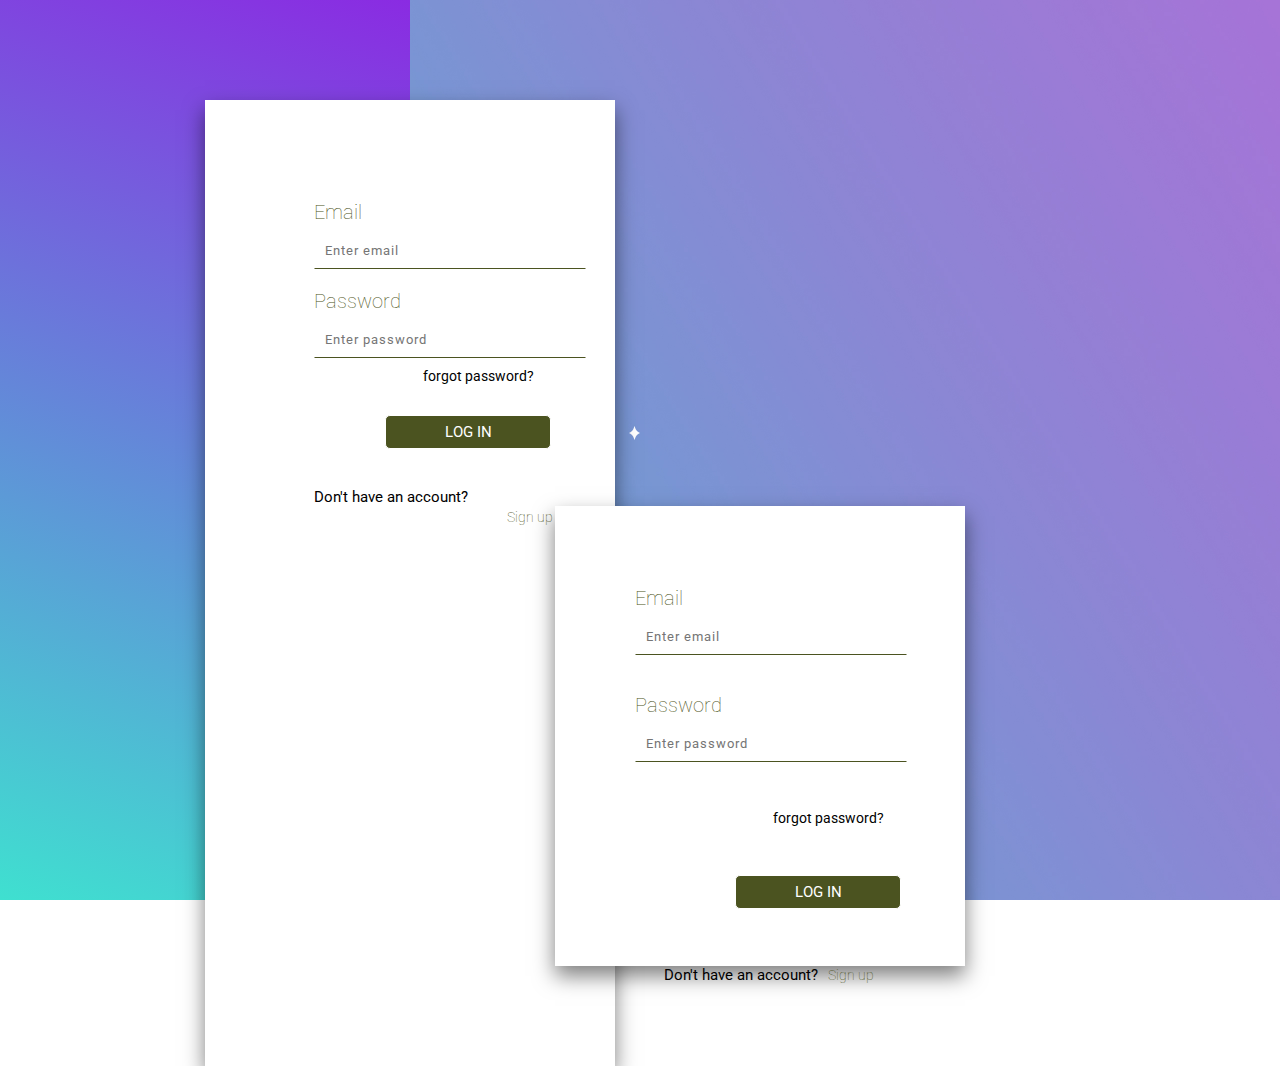
<file: index.html>
<!DOCTYPE html>
<html lang="en">
<head>
  <meta charset="UTF-8">
  <meta name="viewport" content="width=device-width, initial-scale=1.0">
  <meta http-equiv="X-UA-Compatible" content="ie=edge">
  <link rel="stylesheet" href="teamsmokey.css" type="text/css">
  <link href="https://fonts.googleapis.com/css?family=Roboto&display=swap" rel="stylesheet">
  <title>Login page</title>
</head>
<body>
<div id="myform">
	  <form action="#">
		    <p><span>Email</span> <br>
		    <input class="email" type="email" name="email" placeholder="Enter email" required><br></p>
		    <p><span>Password</span> <br>
		    <input class="password" type="password" placeholder="Enter password" minlength="4" required><br></p>
		    <a href="#" class="forg">forgot password?</a><br>
		    <button class="btn">LOG IN</button><br>
		 	<p>Don't have an account?<a href="teamsmokeysignup.html" class="reg">Sign up</a></p>
	  </form>
  <div id="form1">
  <form action="#">
    <span>Email</span> <br>
    <input class="email" type="email" name="email" placeholder="Enter email" required><br> <br>
    <span>Password</span> <br>
    <input class="password" type="password" placeholder="Enter password" minlength="4" required><br> <br>
    <a href="#" class="forg">forgot password?</a><br> <br>
    <button class="btn">LOG IN</button><br> <br> 
 <p>Don't have an account?</p><a href="teamsmokeysignup.html" class="reg">Sign up</a>
  </form>
  </div>
</body>
</html>
</file>
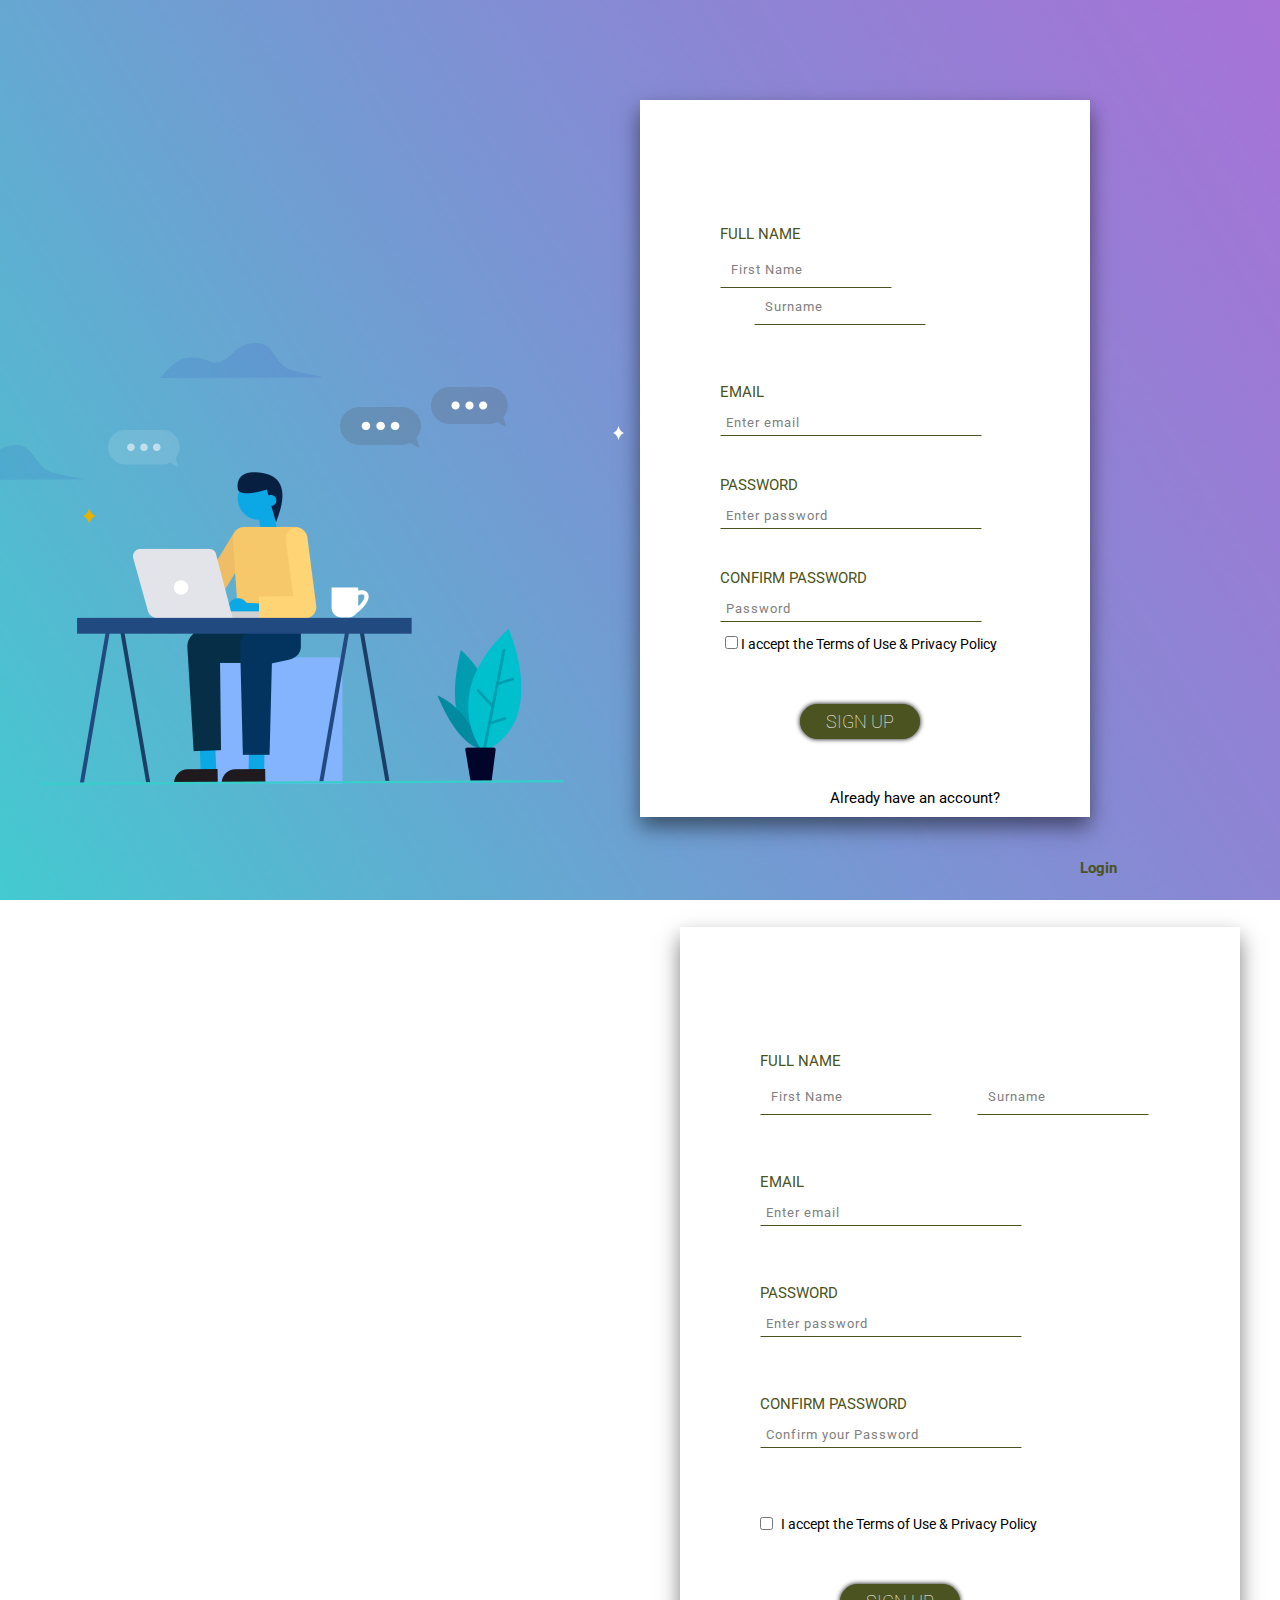
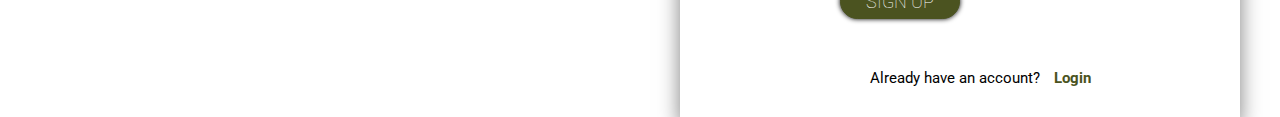
<file: teamsmokeysignup.html>
<!DOCTYPE html>
<html lang="en">
<head>
  <meta charset="UTF-8">
  <meta name="viewport" content="width=device-width, initial-scale=1.0">
  <meta http-equiv="X-UA-Compatible" content="ie=edge">
  <link rel="stylesheet" href="teamsmokeysignup.css" type="text/css">
  <link href="https://fonts.googleapis.com/css?family=Roboto&display=swap" rel="stylesheet">
  <title>Signup page</title>
</head>
  
<body>

  <div id="myform">
  <form action="#" id="valid_psswd" onsubmit="validate();">
   <p> <span>Full Name</span> <br>
    <input class="firname" type="text" placeholder="First Name" id="fir_name" required><input class="surname" type="text" placeholder="Surname"id="sur_name" required><br> <br></p>
    <p><span>Email</span> <br>
    <input class="email" type="email" placeholder="Enter email" required><br></p>
    <p><span>Password</span> <br>
    <input class="password" type="password" id="psswd" placeholder="Enter password" required><br></p>
    <p><span>Confirm password</span> <br>
    <input class="conpassword" type="password" id="conf_psswd" placeholder="Password" required><br></p>
    
    <p class="use"><input type="checkbox">I accept the Terms of Use & Privacy Policy</p>.
    <button class="button">SIGN UP</button><br>
    <p class="have">Already have an account?<a href="index.html" class="reg">Login</a></p> 
  </form>
  </div>
  <script type="text/javascript" src="smokey.js"></script>
</body>
</html>
<!DOCTYPE html>
<html lang="en">
<head>
  <meta charset="UTF-8">
  <meta name="viewport" content="width=device-width, initial-scale=1.0">
  <meta http-equiv="X-UA-Compatible" content="ie=edge">
  <link rel="stylesheet" href="teamsmokeysignup.css" type="text/css">
  <link href="https://fonts.googleapis.com/css?family=Roboto&display=swap" rel="stylesheet">
  <title>Signup page</title>
</head>
<body>
  <div id="mymodal" class="modal">
    <div class="modal-content">
      <span class="close-button">&times;</span>
      <h1>The Firstname, Surname, and Password must exceed 4 characters</h1>
    </div>
  </div>
  <div id="mymodal2" class="modal">
    <div class="modal-content">
      <span class="close-button2">&times;</span>
      <h1>Congratulations. You can now <a href="index.html">login</a> with your details</h1>
    </div>
  </div>
  <script type="text/javascript">
    //script-of-verificate-password 
    function validate() {
   var a = document.getElementById("psswd").value;
   var b = document.getElementById("conf_psswd").value;
   if (a!=b) {
    alert("passwords do not match.");
    }
   else {
     alert("Your information has been taken into account.(Back-end Guys read my js code)");

     //Back-end can redirect the link to login page after collect the information
     //document.valid_psswd.submit();
  }
}
  </script>
</head>
<body>
  <div id="form1">
  <form action="#" id="valid_psswd" onsubmit="validate();">
    <span>Full Name</span> <br>
    <input class="firname" type="text" placeholder="First Name" id="fir_name" required><input class="surname" type="text" placeholder="Surname"id="sur_name" required><br> <br>
    <span>Email</span> <br>
    <input class="email" type="email" placeholder="Enter email" required><br> <br> 
    <span>Password</span> <br>
    <input class="password" type="password" id="psswd" placeholder="Enter password" required><br> <br>
    <span>Confirm password</span> <br>
    <input class="conpassword" type="password" id="conf_psswd" placeholder="Confirm your Password" required><br> <br> <br> <br>
    <input type="checkbox"><p class="use">I accept the Terms of Use & Privacy Policy</p>.
    <button class="button">SIGN UP</button><br>
    <p class="have">Already have an account?</p> <a href="index.html" class="reg">Login</a>
  </form>
  </div>
  <script type="text/javascript" src="smokey.js"></script>
</body>
</html>
</file>
<file: teamsmokey.css>
*{
margin:0;
padding:0;
  }
html {
  width: 100%;
    height: 100%;
    background-image: url("background.jpg");
    background-size: cover;
    background-repeat: no-repeat;
background-position:40% 40%;
}
/*body{
  display:inline-block;
  position:relative;
  background-image:linear-gradient(200deg, rgb(138,43,226),rgb(63,224,208));
  background-repeat: no-repeat;
  height:900px;
}*/
#myform {
margin-left:50%;
margin-top: 100px;
  padding:80px;
  background-color:white;
  width:250px;
  box-shadow: 0 10px 20px rgba(0,0,0,0.5);
  justify-content: center;
}
input[type="email"], input[type="password"] {
 border: 1px solid white;
 background-color: transparent;
 border-bottom: 1px solid rgb(75,83,32);
font-family:'Roboto', sans-serif;
 padding:10px;
 width: 250px;
letter-spacing: 1px;
}
span {
display: inline-block;
font-size:25px;
  font-family:'Roboto', sans-serif;
  color:rgb(75,83,32);
  font-weight: lighter;
margin-top:10px;
}
.reg {
  display:inline-block;
  position: relative;
  text-decoration: none;
  font-size: 14px;
  font-family:'Roboto', sans-serif;
  color:rgb(75,83,32);
  font-weight: lighter;
margin-left: 10px;
margin-top: 20px;
}
.forg{
  display:inline-block;
  position: relative;
  text-decoration: none;
  left:55%;
  margin-top:20px;
  font-family:'Roboto', sans-serif;
  font-size: 14px;
  color:black;
}

.forg:hover {
	color: rgb(165,115,213);
}
.btn {
   padding:7px;
  width:150px;
  background-color:rgb(75,83,32);
  border: 1px solid white;
  font-family:'Roboto', sans-serif;
  color:white;
  font-size: 15px;
  margin-left: 50px;
margin-top: 20px;
  border-radius: 5px;
outline: none;
  cursor: pointer;
}

.btn:hover {
	background-color: rgb(165,115,213);
}

@media only screen and (max-width: 600px){
	#myform {
		margin-left:auto;
		margin-right: auto;
		width: 250px;
		padding:40px;
		margin-top: 100px;
		/*margin-right: auto;*/
		/*margin-top: auto;
		margin-bottom: auto;*/
		/*text-align: center;*/
		/*left: 25%;*/
		/*bottom: auto;*/
	}
	input[type="email"], input[type="password"] {
 border: 1px solid white;
 background-color: transparent;
 border-bottom: 1px solid rgb(75,83,32);
 padding:5px;
 width: 250px;
}
span {
  font-size:20px;
  }
  .forg{
  font-size: 12px;
}

.btn {
	margin-left: 40px;
}
}
*{
  margin:0;
  padding:0;
  box-sizing: content-box;
}
html {
  height: 100%;
}
body{
  display:inline-block;
  position:relative;
  background-image:linear-gradient(200deg, rgb(138,43,226),rgb(63,224,208));
  background-repeat: no-repeat;
  height:900px;
}
#form1 {
  position: relative;
  display: block;
  padding:80px;
  margin:20px;
  background-color:white;
  width:250px;
  height:300px;
  box-shadow: 0 10px 20px rgba(0,0,0,0.5);
  justify-content: center;
  left:100%;
  top:10%;
}
.email {
  position:relative;
  display:inline-block;
  letter-spacing: 1px;
  padding:10px;
  bottom:20px;
  width:250px;
  font-family:'Roboto', sans-serif;
  border: 1px solid white;
  background-color: transparent;
  border-bottom: 1px solid rgb(75,83,32);
}
.password {
  position:relative;
  display:inline-block;
  letter-spacing: 1px;
  padding:10px;
  bottom: 20px;
  width:250px;
  font-family:'Roboto', sans-serif;
  border: 1px solid white;
  background-color: transparent;
  border-bottom: 1px solid rgb(75,83,32);
}
span {
  position:relative;
  display:block;
  font-size:20px;
  bottom:10px;
  font-family:'Roboto', sans-serif;
  color:rgb(75,83,32);
  font-weight: lighter;
}
.reg {
  display:inline-block;
  position: relative;
  text-decoration: none;
  font-size: 14px;
  font-family:'Roboto', sans-serif;
  color:rgb(75,83,32);
  font-weight: lighter;
  top:20px;
  left:29px;
}
.forg{
  display:inline-block;
  position: relative;
  text-decoration: none;
  left:55%;
  bottom:10px;
  font-family:'Roboto', sans-serif;
  font-size: 14px;
  color:black;
}
.btn {
  display: inline-block;
  position: relative;
  padding:7px;
  width:150px;
  background-color:rgb(75,83,32);
  border: 1px solid white;
  font-family:'Roboto', sans-serif;
  color:white;
  font-size: 15px;
  left:20%;
  border-radius: 5px;
}
p {
  display:inline-block;
  position: relative;
  font-size: 15px;
  font-family:'Roboto', sans-serif;
  top:20px;
  left:29px;
}
</file>
<file: teamsmokeysignup.css>
*{
  margin:0;
  padding:0;
}
html{
  background:url(background.jpg) no-repeat center center fixed;
 	-webkit-background-size: cover;
 	-moz-background-size: cover;
 	-o-background-size: cover;
 	/*background-size: 100% 100%;*/
 	background-size: cover;
height: 100vh;
 
 	
}#myform {
  padding:80px;
  margin-left: 50%;
  background-color: white;
  width:290px;
  justify-content: center;
  margin-top:100px;
  box-shadow: 0 10px 20px rgba(0,0,0,0.5);
  
}
input[type="email"], input[type="password"], .firname, .surname{
 border: 1px solid white;
 background-color: transparent;
 border-bottom: 1px solid rgb(75,83,32);
font-family:'Roboto', sans-serif;
 padding:5px;
 width: 110px;
letter-spacing: 1px;
}

.surname{
margin-left:5px;
}
input[type="email"], input[type="password"] {
	width: 250px;
}
span {
  display:inline-block;
  font-size:15px;
  margin-top:20px;
padding-bottom:10px;
  font-family:'Roboto', sans-serif;
  color:rgb(75,83,32);
  font-weight:normal;
  text-transform: uppercase;
}
.button {
   padding:6px;
  width:120px;
  background-color:rgb(75,83,32);
  border: 1px solid rgb(75,83,32);
  font-family: 'Roboto', sans-serif;
  color:white;
  font-size: 18px;
  font-weight: lighter;
  margin-left: 80px;
margin-top:10px;
  box-shadow: 0 0 5px rgba(0,0,0,2);
  border-radius: 20px;
outline: none;
  cursor: pointer;
}
.button:hover {
	background-color: rgb(165,115,213);
}
.reg {
  display:inline-block;
  position: relative;
  text-decoration: none;
  font-size: 15px;
  font-family:'Roboto', sans-serif;
  color:rgb(75,83,32);
  font-weight: bold;
  margin-left: 10px;
margin-top:20px;

}
.reg:hover {
	color: rgb(165,115,213);
}

.have {
	margin-left:40px;
}
.use{
  font-size: 14px;
  font-family: 'Roboto', sans-serif;
  position: relative;
  display: inline-block;
  bottom:1px;
margin-top:20px;
}

input[type="checkbox"] {
	margin-right:3px;
} 
::placeholder {
  color:grey;
  opacity: 1;
}

.modal {
  /*position: fixed;
  left: 0;
  top: 0;
  width: 100%;
  height: 100%;
  background-color: rgba(0,0,0,0.5);
  opacity: 0;
  visibility: hidden;
  transform: scale(1.1);
  transition: visibility 0s linear 0.25s, opacity 0.25s 0s, transform 0.25s;*/
  display: none;
  position: fixed;
  z-index: 1;
  left: 0;
  top: 0;
  width: 100%;
  height:100%;
  background-color: rgb(0,0,0);
  background-color: rgba(0,0,0,0.5);
  transform: scale(1.1);
  transition: visibility 0s linear 0.25s, opacity 0.25s 0s, transform 0.25s;
  /*opacity: 5;*/

}

.modal-content {
  position: absolute;
  top: 50%;
  left: 50%;
  transform: translate(-50%, -50%);
  background-color: white;
  padding: 1rem 1.5rem;
  width: 24rem;
  border-radius: 0.5rem;

  /*background-color: #fefefe;
  margin: 15% auto;
  padding: 20px;
  border: 1px solid #888;
  width: 80%;*/
}

.close-button {
  float: right;
  width: 1.5rem;
  line-height: 1.5rem;
  text-align: center;
  cursor: pointer;
  border-radius: 0.25rem;
  background-color: lightgrey;
  
  /*color: #aaa;
  float: right;
  font-size: 28px;
  font-weight: bolder;*/
}

.close-button:hover {
  background-color: darkgrey;
  cursor: pointer;
}

.close-button2 {
  float: right;
  width: 1.5rem;
  line-height: 1.5rem;
  text-align: center;
  cursor: pointer;
  border-radius: 0.25rem;
  background-color: lightgrey;
  
  /*color: #aaa;
  float: right;
  font-size: 28px;
  font-weight: bolder;*/
}
.close-button2:hover {
  background-color: darkgrey;
  cursor: pointer;
}

@media only screen and (max-width: 600px){
	#myform {
		margin-left:auto;
		margin-right: auto;
		width: 290px;
		padding:40px;
		margin-top: 10px;
	}
.firname, .surname{
	width: 110px;
}
	
span {

  font-size:13px;
padding-top:10px;
padding-bottom:10px;

}
input[type="email"], input[type="password"]{

 width: 250px;
}
.button {
  padding:5px;
  font-size: 18px;
  margin-left: 80px;
  width: 100px;
 
}
.reg {
  font-size: 14px;
  color:rgb(75,83,32);
  font-weight: bold;
  left:5px;
}

p {
	font-size: 14px;
}

}
*{
  margin:0;
  padding:0;
}
body{
  background:url("background.jpg");
  background-attachment: fixed;
  background-position: center;
  background-repeat: no-repeat;
  background-size: cover;
  height: 100%;
  width: 100%;
}
#form1 {
  display: block;  
  position:relative;
  padding:80px;
  margin-top:20px;
  margin-left: auto;
  margin-right: auto;
  background-color: white;
  width:400px;
  height:70vh;
  justify-content: center;
  top:10%;
  box-shadow: 0 10px 20px rgba(0,0,0,0.5);
  left:25%;
}
.email {
  position:relative;
  display:inline-block;
  letter-spacing: 1px;
  padding:10px;
  bottom:20px;
  width:360px;
  top:5px;
  font-family: 'Roboto', sans-serif;
  border: 1px solid white;
  background-color: transparent;
  border-bottom: 1px solid rgb(75,83,32);
}
.password {
  position:relative;
  display:inline-block;
  letter-spacing: 1px;
  padding:10px;
  bottom: 20px;
  width:360px;
  top:5px;
  font-family: 'Roboto', sans-serif;
  border: 1px solid white;
  background-color: transparent;
  border-bottom: 1px solid rgb(75,83,32);
}
.conpassword{
  position:relative;
  display:inline-block;
  letter-spacing: 1px;
  padding:10px;
  bottom: 10px;
  width:360px;
  top:5px;
  font-family: 'Roboto', sans-serif;
  border: 1px solid white;
  background-color: transparent;
  border-bottom: 1px solid rgb(75,83,32);
}
.firname{
  position:relative;
  display:inline-block;
  letter-spacing: 1px;
  padding:10px;
  bottom: 20px;
  width:150px;
  top:5px;
  font-family:'Roboto', sans-serif;
  border: 1px solid white;
  background-color: transparent;
  border-bottom: 1px solid rgb(75,83,32);
}
.surname {
  position:relative;
  display:inline-block;
  letter-spacing: 1px;
  padding:10px;
  bottom:20px;
  top:5px;
  width:150px;
  left:10%;
  font-family: 'Roboto', sans-serif;
  border: 1px solid white;
  background-color: transparent;
  border-bottom: 1px solid rgb(75,83,32);
}
span {
  position:relative;
  display:block;
  font-size:15px;
  bottom:10px;
  top:25px;
  font-family:'Roboto', sans-serif;
  color:rgb(75,83,32);
  font-weight:normal;
  text-transform: uppercase;
}
.button {
  display: inline-block;
  position: relative;
  padding:6px;
  width:120px;
  background-color:rgb(75,83,32);
  border: 1px solid rgb(75,83,32);
  font-family: 'Roboto', sans-serif;
  color:white;
  font-size: 18px;
  font-weight: lighter;
  left:%;
  top:40px;
  box-shadow: 0 0 5px rgba(0,0,0,2);
  border-radius: 20px;
}
.have{
 display:inline-block;
 position: relative;
 font-size: 15px;
 font-family:'Roboto', sans-serif;
 top:70px;
 left:70px;
}
.reg {
  display:inline-block;
  position: relative;
  text-decoration: none;
  font-size: 15px;
  font-family:'Roboto', sans-serif;
  color:rgb(75,83,32);
  font-weight: bold;
  top:70px;
  left:70px;
}
.use{
  font-size: 14px;
  font-family: 'Roboto', sans-serif;
  position: relative;
  display: inline-block;
  left:5px;
  bottom:1px;
}
::placeholder {
  color:grey;
  opacity: 1;
}

.modal {
  /*position: fixed;
  left: 0;
  top: 0;
  width: 100%;
  height: 100%;
  background-color: rgba(0,0,0,0.5);
  opacity: 0;
  visibility: hidden;
  transform: scale(1.1);
  transition: visibility 0s linear 0.25s, opacity 0.25s 0s, transform 0.25s;*/
  display: none;
  position: fixed;
  z-index: 1;
  left: 0;
  top: 0;
  width: 100%;
  height:100%;
  background-color: rgb(0,0,0);
  background-color: rgba(0,0,0,0.5);
  transform: scale(1.1);
  transition: visibility 0s linear 0.25s, opacity 0.25s 0s, transform 0.25s;
  /*opacity: 5;*/

}

.modal-content {
  position: absolute;
  top: 50%;
  left: 50%;
  transform: translate(-50%, -50%);
  background-color: white;
  padding: 1rem 1.5rem;
  width: 24rem;
  border-radius: 0.5rem;

  /*background-color: #fefefe;
  margin: 15% auto;
  padding: 20px;
  border: 1px solid #888;
  width: 80%;*/
}

.close-button {
  float: right;
  width: 1.5rem;
  line-height: 1.5rem;
  text-align: center;
  cursor: pointer;
  border-radius: 0.25rem;
  background-color: lightgrey;
  
  /*color: #aaa;
  float: right;
  font-size: 28px;
  font-weight: bolder;*/
}

.close-button:hover {
  background-color: darkgrey;
  cursor: pointer;
}

.close-button2 {
  float: right;
  width: 1.5rem;
  line-height: 1.5rem;
  text-align: center;
  cursor: pointer;
  border-radius: 0.25rem;
  background-color: lightgrey;
  
  /*color: #aaa;
  float: right;
  font-size: 28px;
  font-weight: bolder;*/
}
.close-button2:hover {
  background-color: darkgrey;
  cursor: pointer;
}
</file>
